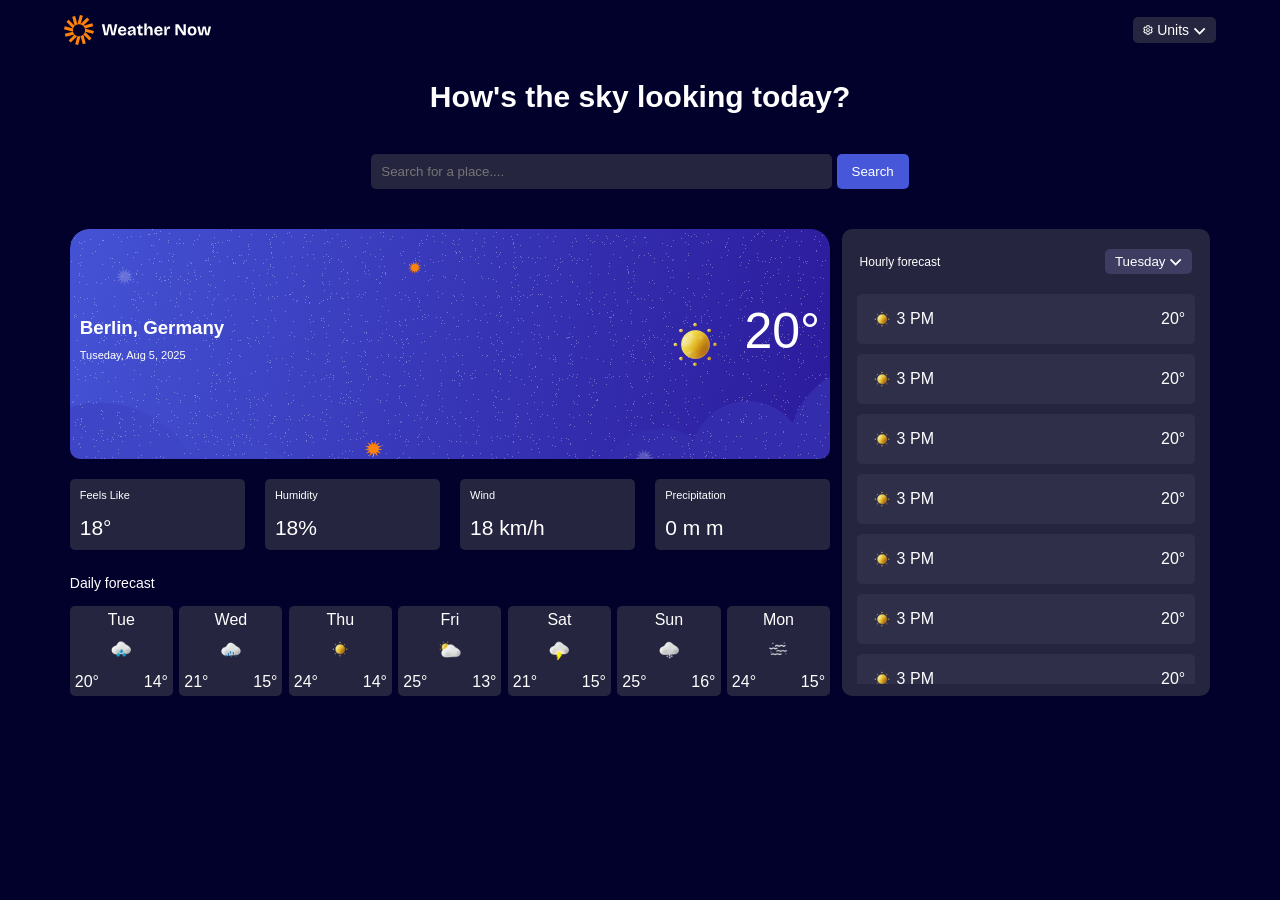
<file: index.html>
<!doctype html>
<html lang="en">
  <head>
    <meta charset="UTF-8" />
    <meta name="viewport" content="width=device-width, initial-scale=1.0" />
    <link rel="stylesheet" href="css/style.css" />
    <title>Document</title>
  </head>
  <body>
    <div class="container">
      <div class="header">
        <img class="logo" src="images/logo.svg" />
        <button class="btn-header">
          <img class="imge1" src="images/icon-units.svg" /> Units
          <img src="images/icon-dropdown.svg" />
        </button>
      </div>
      <div class="tittel">
        <h1>How's the sky looking today?</h1>
      </div>
      <div class="scerch">
        <input type="search" placeholder="Search for a place...." />
        <button>Search</button>
      </div>
      <section>
        <div class="right">
          <div class="image">
            <div class="text">
              <h3>Berlin, Germany</h3>
              <p>Tuseday, Aug 5, 2025</p>
            </div>
              <div class="tempreture">
                <img src="images/icon-sunny.webp" alt=""  height="90" />
                <span style="font-size: 50px;">20°</span>
            </div>
          </div>
          <div class="card1">
            <div class="card1-text">
              <p class="card1-text-title1">Feels Like</p>
              <p class="card1-text-tittle2">18°</p>
            </div>
            <div class="card1-text">
              <p class="card1-text-title1">Humidity</p>
              <p class="card1-text-tittle2">18%</p>
            </div>
            <div class="card1-text">
              <p class="card1-text-title1">Wind</p>
              <p class="card1-text-tittle2">18 km/h</p>
            </div>
            <div class="card1-text">
              <p class="card1-text-title1">Precipitation</p>
              <p class="card1-text-tittle2">0 m m</p>
            </div>
          </div>
          <p class="text-middle">Daily forecast</p>
          <div class="card2">
            <div class="card2-image">
              <p>Tue</p>
              <img src="images/icon-rain.webp" />
              <div class="degre">
              <p >20°</p>
              <p>14°</p>
              </div>
            </div>
            <div class="card2-image">
              <p>Wed</p>
              <img src="images/icon-drizzle.webp" />
              <div class="degre">
              <p>21°</p>
              <p>15°</p>
              </div>
            </div>
            <div class="card2-image">
              <p>Thu</p>
              <img src="images/icon-sunny.webp" />
              <div class="degre">
              <p>24°</p>
              <p>14°</p>
              </div>
            </div>
            <div class="card2-image">
              <p>Fri</p>
              <img src="images/icon-partly-cloudy.webp" />
              <div class="degre">
              <p>25°</p>
              <p>13°</p>
              </div>
            </div>
            <div class="card2-image">
              <p>Sat</p>
              <img src="images/icon-storm.webp" />
              <div class="degre">
              <p>21°</p>
              <p>15°</p>
              </div>
            </div>
            <div class="card2-image">
              <p>Sun</p>
              <img src="images/icon-snow.webp" />
              <div class="degre">
              <p>25°</p>
              <p>16°</p>
              </div>
            </div>
            <div class="card2-image">
              <p>Mon</p>
              <img src="images/icon-fog.webp" />
              <div class="degre">
              <p>24°</p>
              <p>15°</p>
              </div>
            </div>
          </div>
        </div>
        <div class="left">
          <div class="drop">
            <p>Hourly forecast</p>
            <button>
              Tuesday <img src="images/icon-dropdown.svg" alt="" />
            </button>
          </div>
          <div class="pearent-card3">
          <div class="card3">
            <div class="card3-left">
              <img src="images/icon-sunny.webp" alt="" />
              <p>3 PM</p>
            </div>
            <div>20°</div>
          </div>
          <div class="card3">
            <div class="card3-left">
              <img src="images/icon-sunny.webp" alt="" />
              <p>3 PM</p>
            </div>
            <div>20°</div>
          </div>
          <div class="card3">
            <div class="card3-left">
              <img src="images/icon-sunny.webp" alt="" />
              <p>3 PM</p>
            </div>
            <div>20°</div>
          </div>
          <div class="card3">
            <div class="card3-left">
              <img src="images/icon-sunny.webp" alt="" />
              <p>3 PM</p>
            </div>
            <div>20°</div>
          </div>
          <div class="card3">
            <div class="card3-left">
              <img src="images/icon-sunny.webp" alt="" />
              <p>3 PM</p>
            </div>
            <div>20°</div>
          </div>
          <div class="card3">
            <div class="card3-left">
              <img src="images/icon-sunny.webp" alt="" />
              <p>3 PM</p>
            </div>
            <div>20°</div>
          </div>
          <div class="card3">
            <div class="card3-left">
              <img src="images/icon-sunny.webp" alt="" />
              <p>3 PM</p>
            </div>
            <div>20°</div>
          </div>
          <div class="card3">
            <div class="card3-left">
              <img src="images/icon-sunny.webp" alt="" />
              <p>3 PM</p>
            </div>
            <div>20°</div>
          </div>
          <div class="card3">
            <div class="card3-left">
              <img src="images/icon-sunny.webp" alt="" />
              <p>3 PM</p>
            </div>
            <div>20°</div>
          </div>
          <div class="card3">
            <div class="card3-left">
              <img src="images/icon-sunny.webp" alt="" />
              <p>3 PM</p>
            </div>
            <div>20°</div>
          </div>
          <div class="card3">
            <div class="card3-left">
              <img src="images/icon-sunny.webp" alt="" />
              <p>3 PM</p>
            </div>
            <div>20°</div>
          </div>
          <div class="card3">
            <div class="card3-left">
              <img src="images/icon-sunny.webp" alt="" />
              <p>3 PM</p>
            </div>
            <div>20°</div>
          </div>
          <div class="card3">
            <div class="card3-left">
              <img src="images/icon-sunny.webp" alt="" />
              <p>3 PM</p>
            </div>
            <div>20°</div>
          </div>
          </div>
        </div>
      </section>
    </div>
  </body>
</html>
</file>
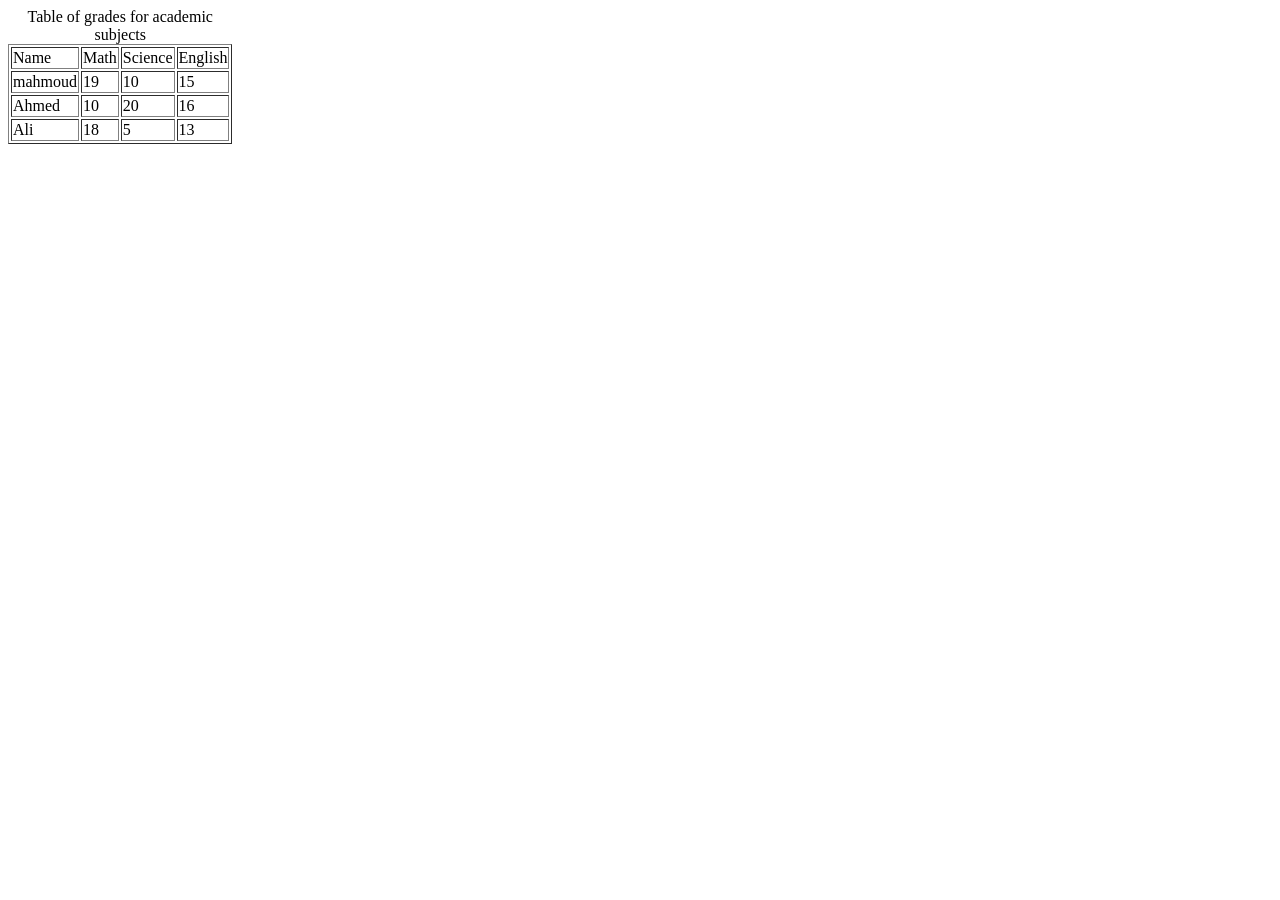
<file: Question2.html>
<!DOCTYPE html>
<html lang="en">
  <head>
    <meta charset="UTF-8" />
    <meta name="viewport" content="width=device-width, initial-scale=1.0" />
    <title>Question2</title>
  </head>
  <body>
    <div class="table">
      <table border="1">
        <caption>
          Table of grades for academic subjects
        </caption>
        <thead>
          <tr>
            <td>Name</td>
            <td>Math</td>
            <td>Science</td>
            <td>English</td>
          </tr>
        </thead>
        <tbody>
          <tr>
            <td>mahmoud</td>
            <td>19</td>
            <td>10</td>
            <td>15</td>
          </tr>
          <tr>
            <td>Ahmed</td>
            <td>10</td>
            <td>20</td>
            <td>16</td>
          </tr>
          <tr>
            <td>Ali</td>
            <td>18</td>
            <td>5</td>
            <td>13</td>
          </tr>
        </tbody>
      </table>
    </div>
  </body>
</html>
</file>
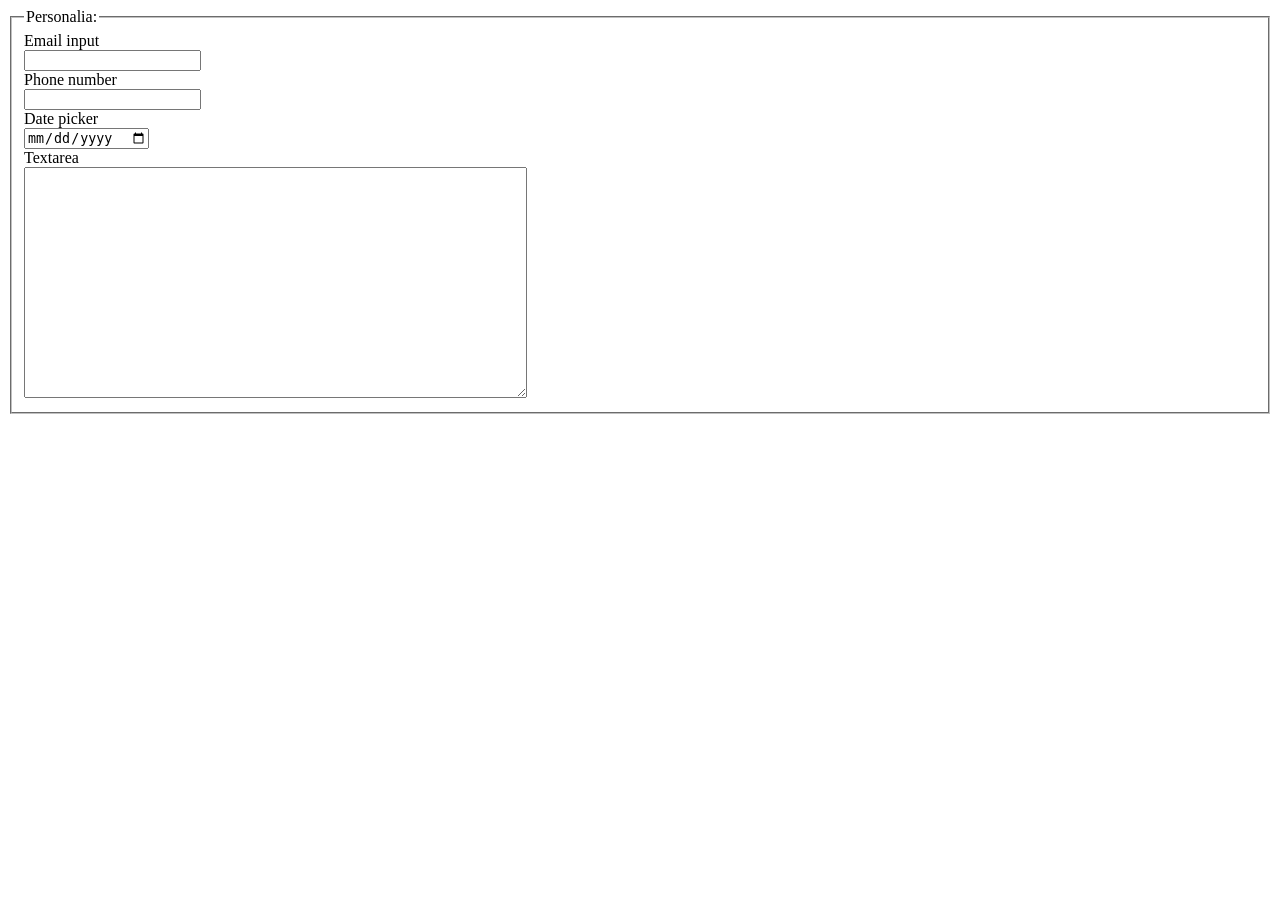
<file: Question4.html>
<!DOCTYPE html>
<html lang="en">
  <head>
    <meta charset="UTF-8" />
    <meta name="viewport" content="width=device-width, initial-scale=1.0" />
    <title>Question4</title>
  </head>
  <body>
    <form action="">
      <fieldset>
        <legend>Personalia:</legend>
        <label for="Email" id="mail">Email input</label>
        <br />
        <input
          type="email"
          name=""
          id="Email"
          pattern="[a-z0-9._%+-]+@[a-z0-9.-]+\.[a-z]{2,}$"
          required
          aria-describedby="mail"
        />
        <br />
        <label for="Number" id="num">Phone number</label>
        <br />
        <input
          type="number"
          name=""
          id="Number"
          pattern="^(\+\d{1,3}[- ]?)?\d{10}$"
          required
          aria-describedby="num"
        />
        <br />
        <label for="Date" id="dat">Date picker</label>
        <br />
        <input type="date" name="" id="Date" required aria-describedby="dat" />
        <br />
        <label for="text" id="tex">Textarea</label>
        <br />
        <textarea
          name=""
          id="text"
          rows="15"
          cols="60"
          required
          aria-describedby="tex"
        ></textarea>
      </fieldset>
    </form>
  </body>
</html>
</file>
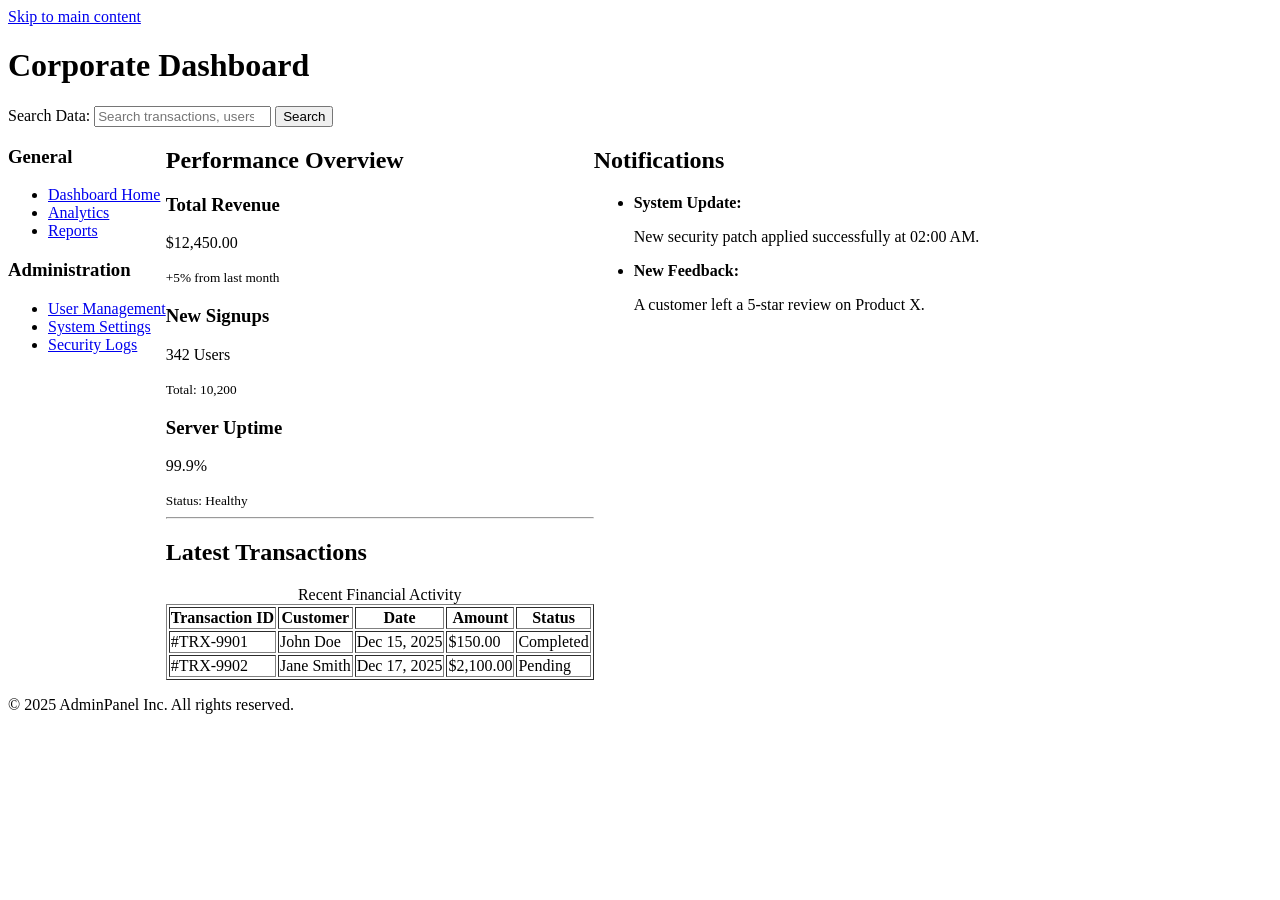
<file: Question6.html>
<!DOCTYPE html>
<html lang="en">
<head>
    <meta charset="UTF-8">
    <meta name="viewport" content="width=device-width, initial-scale=1.0">
    <title>Admin Dashboard | Semantic HTML Only</title>
</head>
<body>

    <a href="#main-content">Skip to main content</a>

    <header>
        <h1>Corporate Dashboard</h1>
        <section>
            <form role="search">
                <label for="dashboard-search">Search Data:</label>
                <input type="search" id="dashboard-search" name="q" placeholder="Search transactions, users...">
                <button type="submit">Search</button>
            </form>
        </section>
    </header>

    <div style="display: flex;"> <nav aria-label="Main Navigation">
            <section>
                <h3>General</h3>
                <ul>
                    <li><a href="#">Dashboard Home</a></li>
                    <li><a href="#">Analytics</a></li>
                    <li><a href="#">Reports</a></li>
                </ul>
            </section>

            <section>
                <h3>Administration</h3>
                <ul>
                    <li><a href="#">User Management</a></li>
                    <li><a href="#">System Settings</a></li>
                    <li><a href="#">Security Logs</a></li>
                </ul>
            </section>
        </nav>

        <main id="main-content">
            <section>
                <h2>Performance Overview</h2>
                <div class="card-container">
                    <article>
                        <h3>Total Revenue</h3>
                        <p>$12,450.00</p>
                        <footer><small>+5% from last month</small></footer>
                    </article>

                    <article>
                        <h3>New Signups</h3>
                        <p>342 Users</p>
                        <footer><small>Total: 10,200</small></footer>
                    </article>

                    <article>
                        <h3>Server Uptime</h3>
                        <p>99.9%</p>
                        <footer><small>Status: Healthy</small></footer>
                    </article>
                </div>
            </section>

            <hr>

            <section>
                <h2>Latest Transactions</h2>
                <table border="1">
                    <caption>Recent Financial Activity</caption>
                    <thead>
                        <tr>
                            <th>Transaction ID</th>
                            <th>Customer</th>
                            <th>Date</th>
                            <th>Amount</th>
                            <th>Status</th>
                        </tr>
                    </thead>
                    <tbody>
                        <tr>
                            <td>#TRX-9901</td>
                            <td>John Doe</td>
                            <td>Dec 15, 2025</td>
                            <td>$150.00</td>
                            <td>Completed</td>
                        </tr>
                        <tr>
                            <td>#TRX-9902</td>
                            <td>Jane Smith</td>
                            <td>Dec 17, 2025</td>
                            <td>$2,100.00</td>
                            <td>Pending</td>
                        </tr>
                    </tbody>
                </table>
            </section>
        </main>

        <aside>
            <h2>Notifications</h2>
            <ul>
                <li>
                    <strong>System Update:</strong> 
                    <p>New security patch applied successfully at 02:00 AM.</p>
                </li>
                <li>
                    <strong>New Feedback:</strong> 
                    <p>A customer left a 5-star review on Product X.</p>
                </li>
            </ul>
        </aside>
    </div>

    <footer>
        <p>&copy; 2025 AdminPanel Inc. All rights reserved.</p>
    </footer>

</body>
</html>
</file>
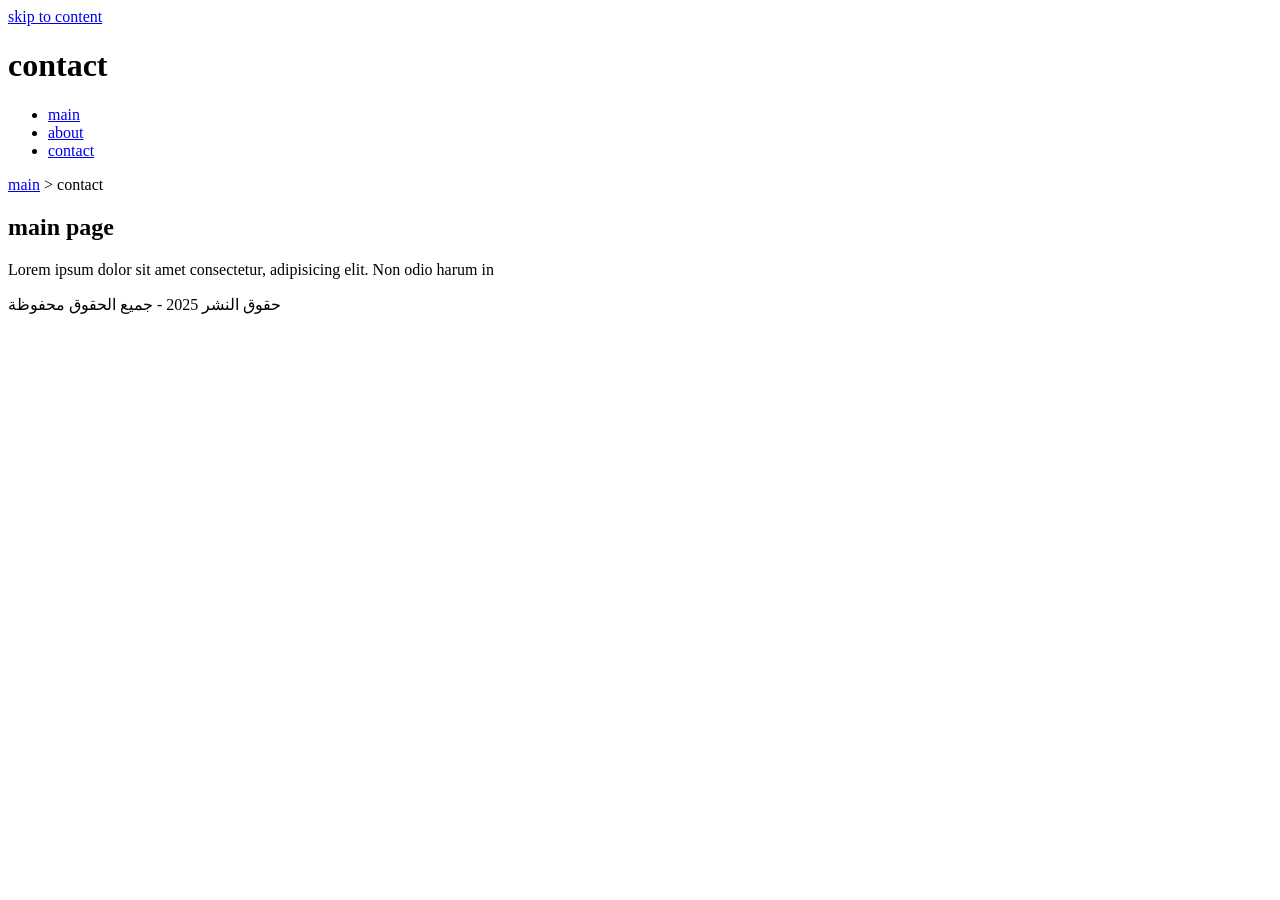
<file: Quesion5/contact.html>
<!DOCTYPE html>
<html lang="en">
  <head>
    <meta charset="UTF-8" />
    <meta name="viewport" content="width=device-width, initial-scale=1.0" />
    <title>contact</title>
    <meta name="description" content="car pmw " />
    <link rel="canonical" href="https://example.com/index.html" />

    <meta property="og:title" content="contact" />
    <meta property="og:description" content="اكتشف خدماتنا " />
    <meta
      property="og:image"
      content="https://example.com/images/home-og.jpg"
    />
    <meta property="og:type" content="website" />
  </head>
  <body>
    <a href="#content">skip to content</a>
    <header>
      <h1>contact</h1>
      <nav>
        <ul>
          <li><a href="index.html">main</a></li>
          <li><a href="about.html">about</a></li>
          <li><a href="contact.html">contact</a></li>
        </ul>
      </nav>
    </header>
    <nav aria-label="Breadcrumb" class="breadcrumb">
      <a href="index.html">main</a> &gt; contact
    </nav>
    <main id="content">
      <section>
        <h2>main page</h2>
        <p>
          Lorem ipsum dolor sit amet consectetur, adipisicing elit. Non odio
          harum in
        </p>
      </section>
    </main>
    <footer>
      <p>حقوق النشر 2025 - جميع الحقوق محفوظة</p>
    </footer>
  </body>
</html>
</file>
<file: css/style.css>
* {
  margin: 0;
  padding: 0;
  box-sizing: border-box;
}
body {
  background-color: #02012b;
  font-family: "Segoe UI", Tahoma, Geneva, Verdana, sans-serif;
}
.container {
  width: 90%;
  margin: auto;
  /* border: solid 1px #000; */
}
.header {
  display: flex;
  justify-content: space-between;
  align-items: center;
  padding: 15px 0;
  .logo {
    height: 30px;
  }
  .btn-header {
    background-color: #25253f;
    color: white;
    font-size: 14px;
    text-align: center;
    padding: 5px 10px;
    border: none;
    border-radius: 5px;
    .imge1 {
      height: 10px;
    }
  }
}
.tittel {
  margin: 20px 0;
  /* margin: auto; */
  text-align: center;
  h1 {
    color: white;
    font-size: 30px;
  }
}
.scerch {
  text-align: center;
  margin: 40px 0;
  /* margin: auto; */
  input {
    background-color: #25253f;
    width: 40%;
    padding: 10px;
    border: none;
    border-radius: 5px;
    color: white;
  }
  button {
    background-color: #4657d9;
    border: none;
    border-radius: 5px;
    color: white;
    padding: 10px 15px;
  }
}

.right {
  width: 66%;
  margin: 0 auto;
  .image {
    background-image: url(../images/bg-today-large.svg);
    background-size: cover;
    background-repeat: no-repeat;
    border-radius: 10px;
    padding: 70px 10px;
    display: flex;
    justify-content: space-between;
    align-items: center;
    color: white;
    .text {
      p {
        padding: 10px 0;
        font-size: 11px;
      }
    }
    .tempreture img {
      vertical-align: middle;
    }
  }

  .card1 {
    display: flex;
    justify-content: space-between;
    flex-wrap: wrap;

    color: white;
    .card1-text {
      width: 23%;
      min-width: 100px;
      border-radius: 5px;
      margin: 20px 0 10px 0;
      padding: 10px;
      background-color: #25253f;

      .card1-text-title1 {
        font-size: 11px;
      }
      .card1-text-tittle2 {
        font-size: 21px;
        margin-top: 15px;
      }
    }
  }
  .text-middle {
    color: white;
    font-size: 14px;
    margin: 15px 0;
  }
  .card2 {
    display: flex;
    justify-content: space-between;
    flex-wrap: wrap;
    .card2-image {
      width: calc(95% / 7);
      min-width: 60px;
      background-color: #25253f;
      color: white;
      border-radius: 5px;
      text-align: center;
      padding: 5px;

      img {
        width: 30px;
        margin: 5px 0;
      }
      .degre {
        display: flex;
        justify-content: space-between;
      }
    }
  }
}
.left {
  width: 32%;
  min-width: 300px;
  margin: 0 auto;
  background-color: #25253f;
  color: white;
  padding: 10px;
  border-radius: 10px;
  .drop {
    display: flex;
    justify-content: space-between;
    align-items: center;
    padding: 10px 8px;
    /* background-color: #2f2f49; */
    border-radius: 5px;
    font-size: 12px;

    /* font-weight: bold; */
    button {
      background-color: #3e3c61;
      border: none;
      border-radius: 5px;
      color: white;
      padding: 5px 10px;
    }
  }
  .pearent-card3 {
    height: 400px;
    border-radius: 5px;
    padding: 0 5px;
    overflow-y: auto;
    scroll-behavior: smooth;

    /* Style scrollbar */
    &::-webkit-scrollbar {
      width: 4px;
    }
    &::-webkit-scrollbar-track {
      background: #1a1a2e;
      border-radius: 10px;
    }
    &::-webkit-scrollbar-thumb {
      background: #2f2f49;
      border-radius: 10px;
    }


    .card3 {
      display: flex;
      justify-content: space-between;
      align-items: center;
      margin: 10px 0;
      padding: 10px;
      background-color: #2f2f49;
      border-radius: 5px;
      img {
        width: 30px;
      }
      .card3-left {
        display: flex;
        align-items: center;
      }
    }
  }
}
section {
  display: flex;
  justify-content: space-between;
  flex-wrap: wrap;
}

@media (max-width:980px) {
    .right{
        width: 100%;
    }
    .left{
        width: 100%;
        margin: 20px 0;
    }
    .card2-image{
        margin: 10px 0;
    }
    
}
</file>
